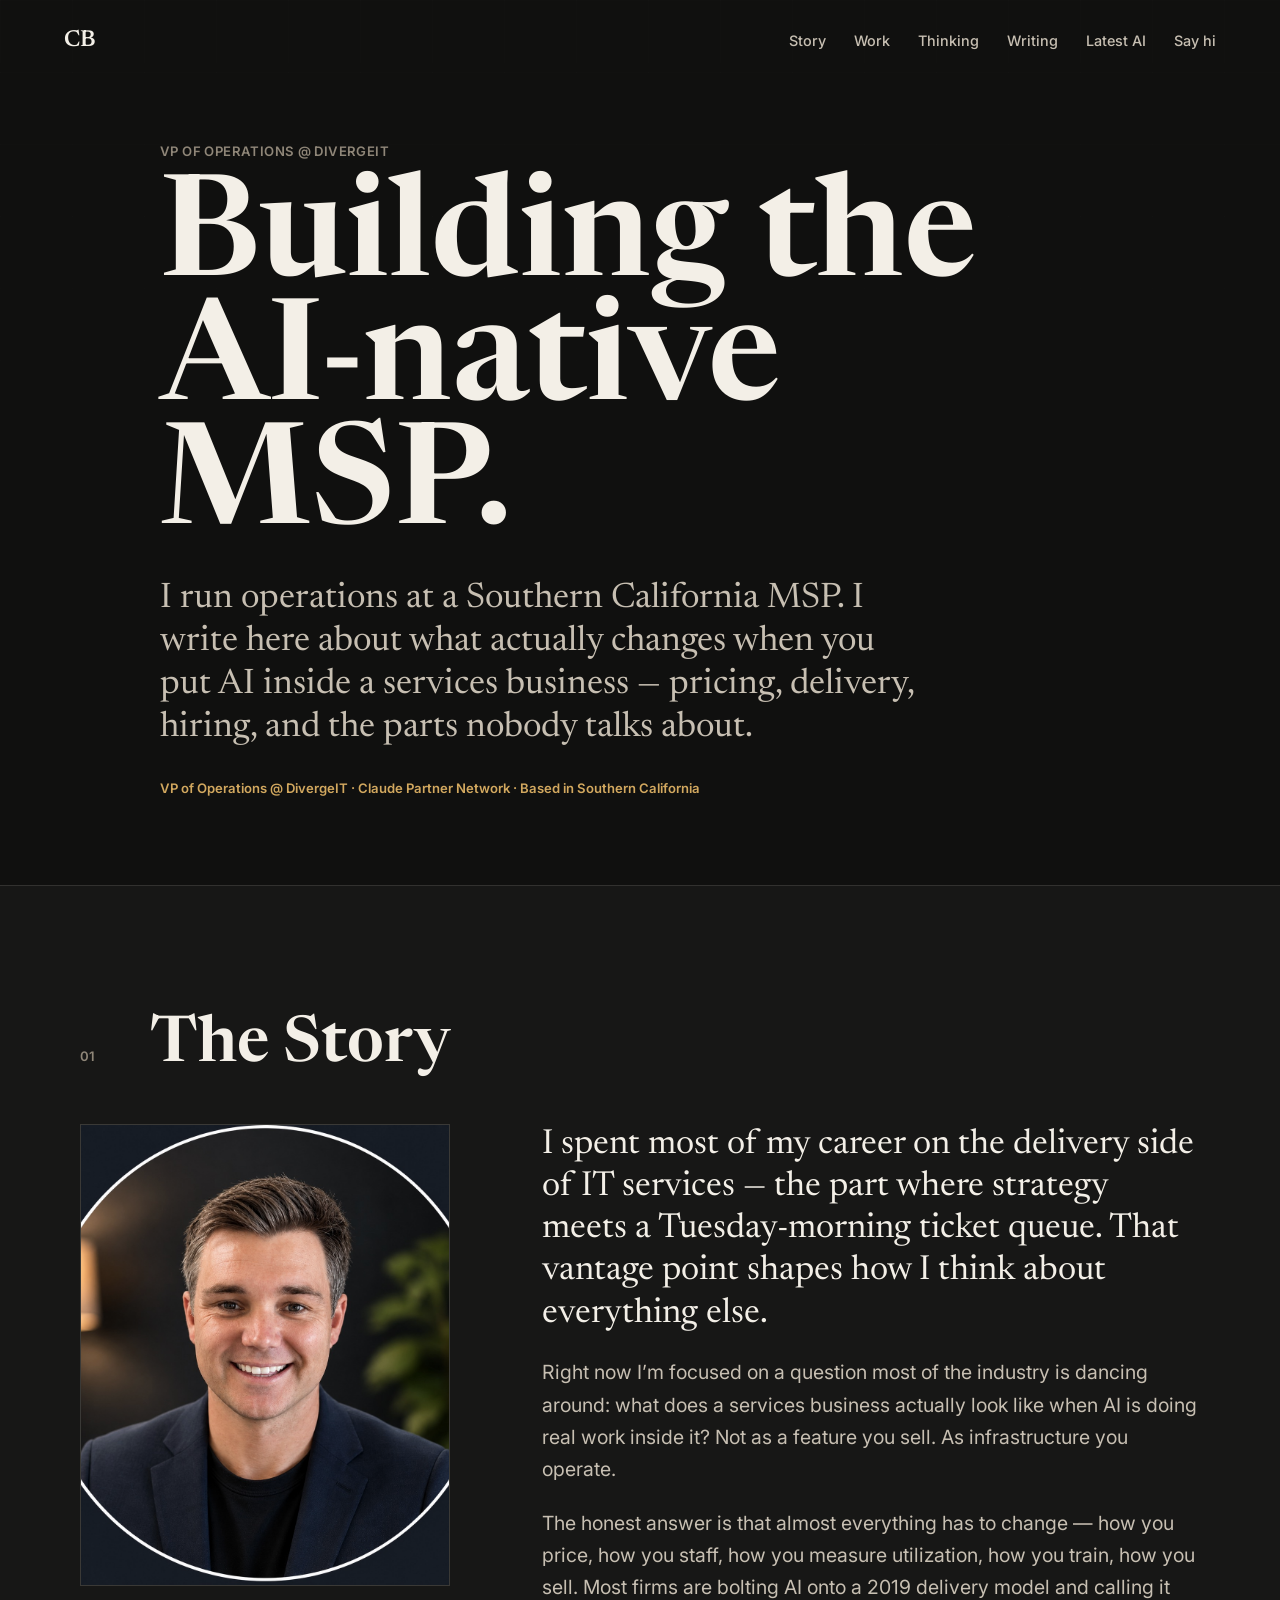
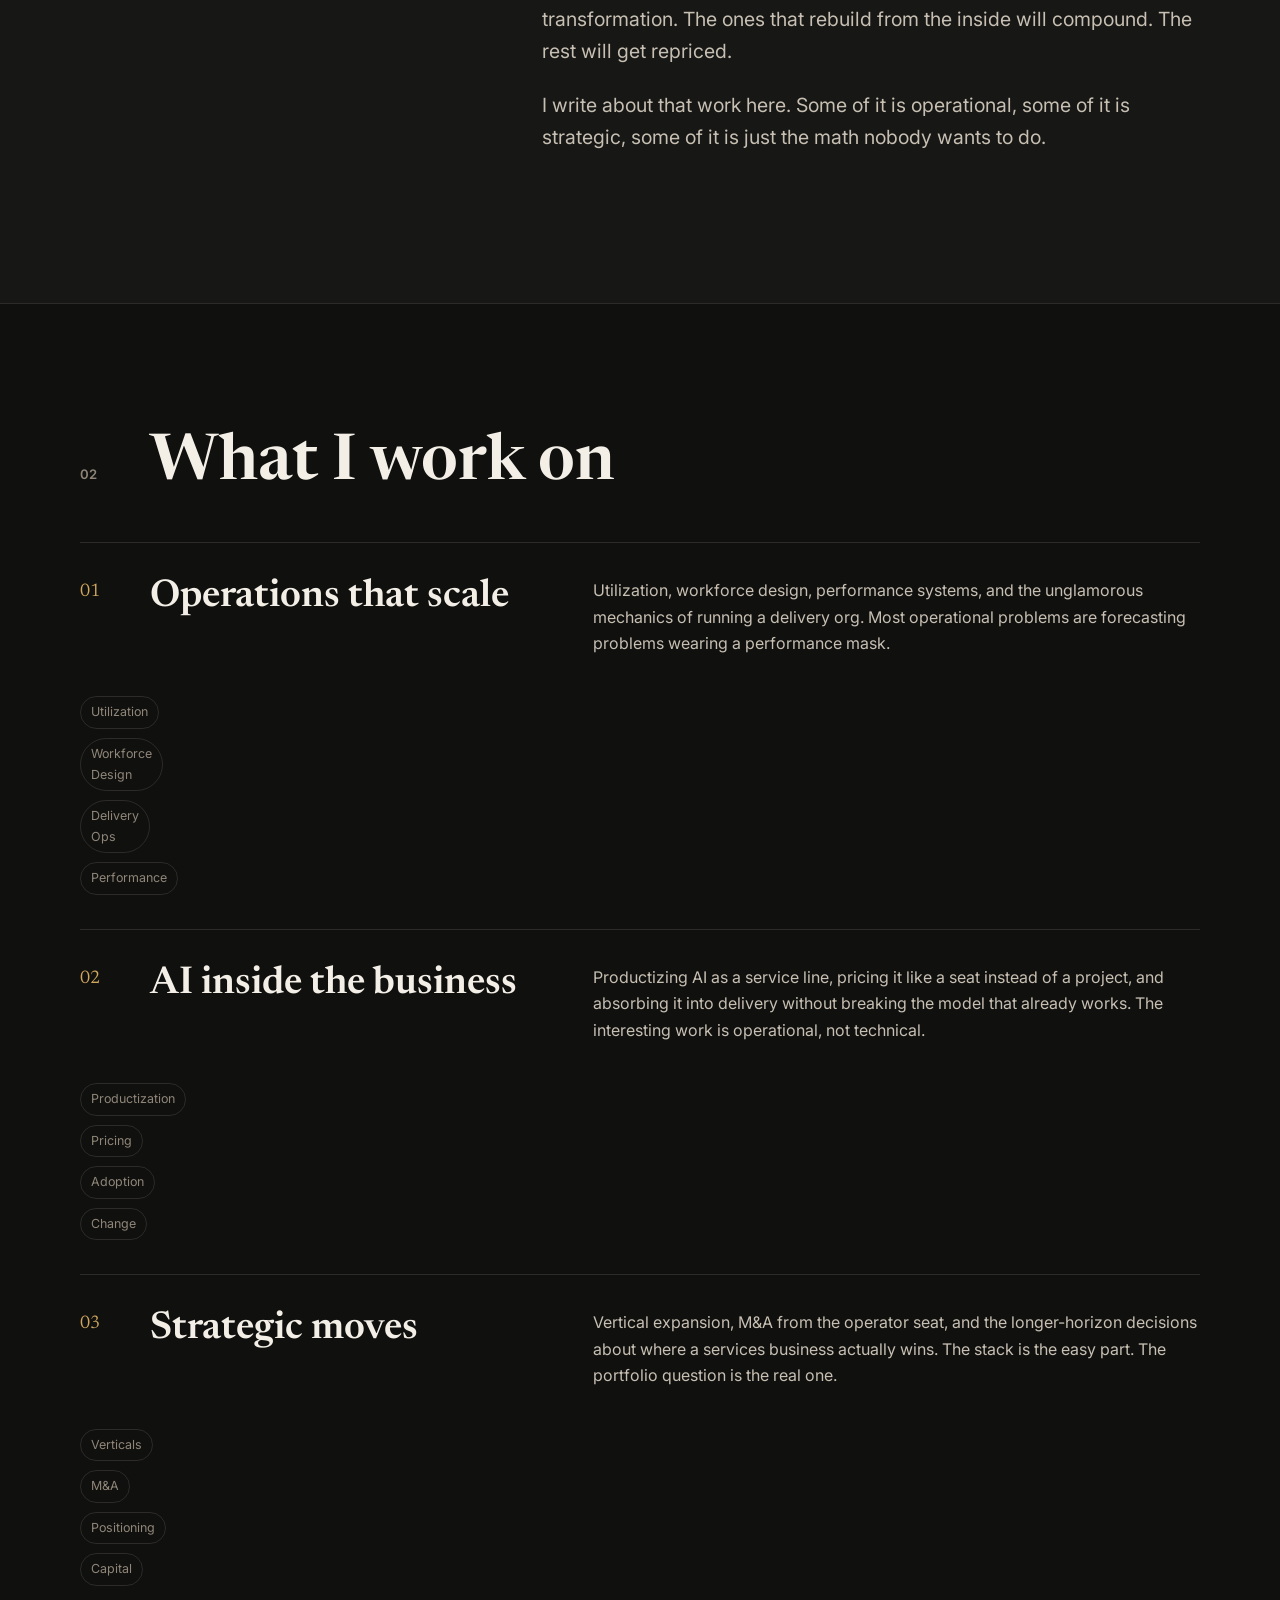
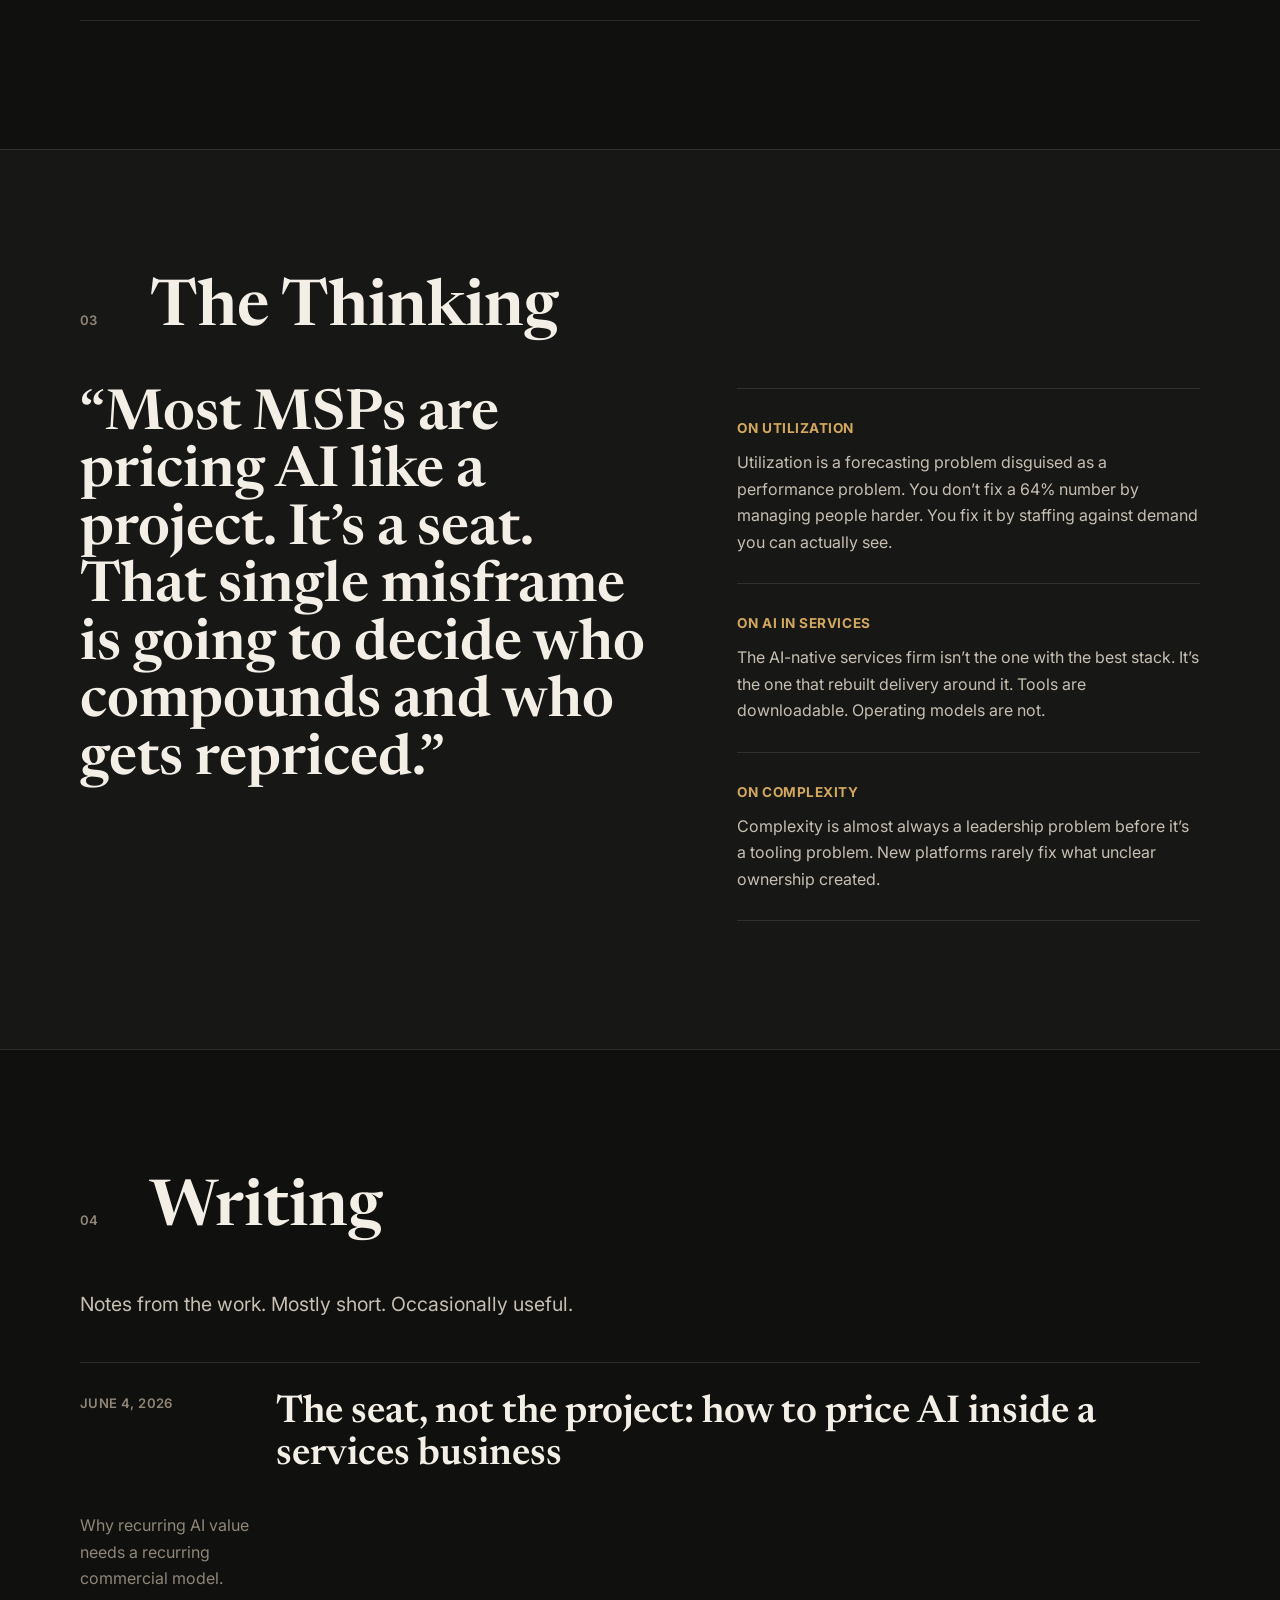
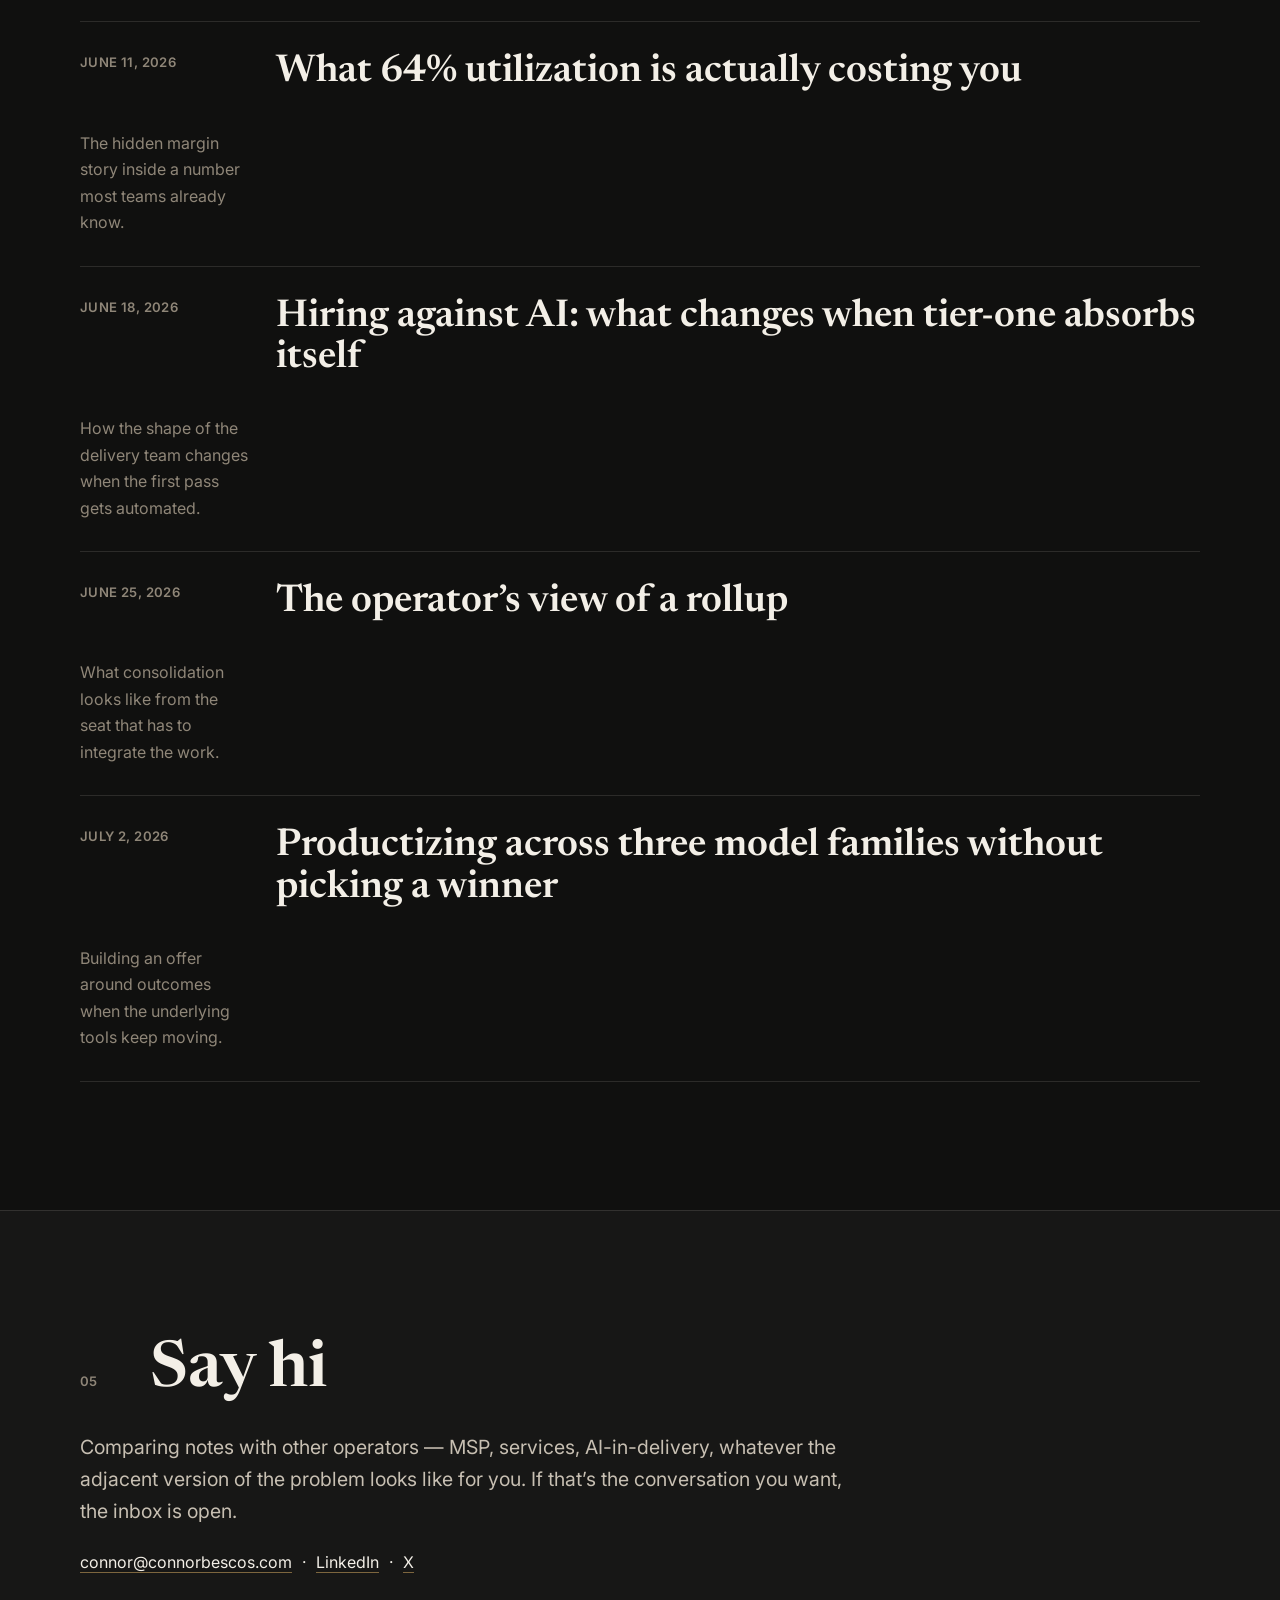
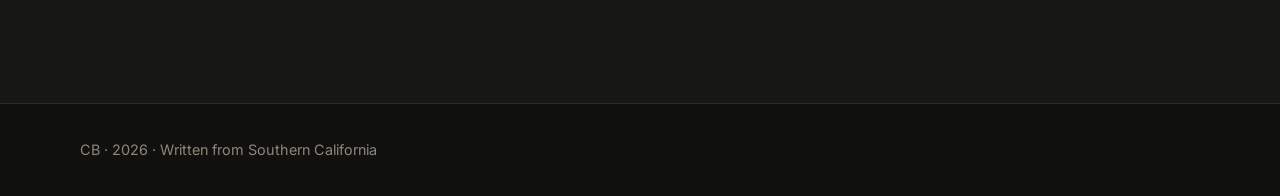
<file: index.html>
<!DOCTYPE html>
<html lang="en">
<head>
    <meta charset="UTF-8">
    <meta name="viewport" content="width=device-width, initial-scale=1.0">
    <title>Connor Bescos | Building the AI-native MSP</title>
    <meta name="description" content="Connor Bescos — VP of Operations at DivergeIT. Operator notes on running a services business in the age of AI.">
    <meta property="og:type" content="website">
    <meta property="og:title" content="Connor Bescos | Building the AI-native MSP">
    <meta property="og:description" content="Connor Bescos — VP of Operations at DivergeIT. Operator notes on running a services business in the age of AI.">
    <meta property="og:url" content="https://connorbescos.com/">
    <meta property="og:image" content="https://connorbescos.com/profile.jpg">
    <meta name="twitter:card" content="summary_large_image">
    <meta name="twitter:title" content="Connor Bescos | Building the AI-native MSP">
    <meta name="twitter:description" content="Connor Bescos — VP of Operations at DivergeIT. Operator notes on running a services business in the age of AI.">
    <meta name="twitter:image" content="https://connorbescos.com/profile.jpg">
    <link rel="icon" href="favicon.svg" type="image/svg+xml">
    <link rel="stylesheet" href="styles.css">
    <link rel="preconnect" href="https://fonts.googleapis.com">
    <link rel="preconnect" href="https://fonts.gstatic.com" crossorigin>
    <link href="https://fonts.googleapis.com/css2?family=Inter:wght@400;500;600&family=Newsreader:opsz,wght@6..72,500;6..72,600&display=swap" rel="stylesheet">
</head>
<body>
    <nav>
        <a href="#" class="logo" aria-label="Connor Bescos home">CB</a>
        <div class="nav-links">
            <a href="#story">Story</a>
            <a href="#work">Work</a>
            <a href="#thinking">Thinking</a>
            <a href="#writing">Writing</a>
            <a href="/latest/">Latest AI</a>
            <a href="#connect">Say hi</a>
        </div>
        <button class="mobile-menu" type="button" aria-label="Menu" aria-expanded="false">
            <span></span>
            <span></span>
        </button>
    </nav>

    <main>
        <section class="hero">
            <div class="hero-content">
                <p class="eyebrow">VP of Operations @ DivergeIT</p>
                <h1>Building the AI-native MSP.</h1>
                <p class="hero-sub">I run operations at a Southern California MSP. I write here about what actually changes when you put AI inside a services business — pricing, delivery, hiring, and the parts nobody talks about.</p>
                <p class="hero-meta">VP of Operations @ DivergeIT · Claude Partner Network · Based in Southern California</p>
            </div>
        </section>

        <section id="story" class="section story">
            <div class="container">
                <div class="section-header">
                    <span>01</span>
                    <h2>The Story</h2>
                </div>
                <div class="story-grid">
                    <figure class="story-image">
                        <img src="profile.jpg" alt="Connor Bescos">
                    </figure>
                    <div class="story-content">
                        <p>I spent most of my career on the delivery side of IT services — the part where strategy meets a Tuesday-morning ticket queue. That vantage point shapes how I think about everything else.</p>
                        <p>Right now I’m focused on a question most of the industry is dancing around: what does a services business actually look like when AI is doing real work inside it? Not as a feature you sell. As infrastructure you operate.</p>
                        <p>The honest answer is that almost everything has to change — how you price, how you staff, how you measure utilization, how you train, how you sell. Most firms are bolting AI onto a 2019 delivery model and calling it transformation. The ones that rebuild from the inside will compound. The rest will get repriced.</p>
                        <p>I write about that work here. Some of it is operational, some of it is strategic, some of it is just the math nobody wants to do.</p>
                    </div>
                </div>
            </div>
        </section>

        <section id="work" class="section work">
            <div class="container">
                <div class="section-header">
                    <span>02</span>
                    <h2>What I work on</h2>
                </div>
                <div class="work-grid">
                    <article class="work-item">
                        <span class="item-number">01</span>
                        <h3>Operations that scale</h3>
                        <p>Utilization, workforce design, performance systems, and the unglamorous mechanics of running a delivery org. Most operational problems are forecasting problems wearing a performance mask.</p>
                        <ul>
                            <li>Utilization</li>
                            <li>Workforce Design</li>
                            <li>Delivery Ops</li>
                            <li>Performance</li>
                        </ul>
                    </article>
                    <article class="work-item">
                        <span class="item-number">02</span>
                        <h3>AI inside the business</h3>
                        <p>Productizing AI as a service line, pricing it like a seat instead of a project, and absorbing it into delivery without breaking the model that already works. The interesting work is operational, not technical.</p>
                        <ul>
                            <li>Productization</li>
                            <li>Pricing</li>
                            <li>Adoption</li>
                            <li>Change</li>
                        </ul>
                    </article>
                    <article class="work-item">
                        <span class="item-number">03</span>
                        <h3>Strategic moves</h3>
                        <p>Vertical expansion, M&amp;A from the operator seat, and the longer-horizon decisions about where a services business actually wins. The stack is the easy part. The portfolio question is the real one.</p>
                        <ul>
                            <li>Verticals</li>
                            <li>M&amp;A</li>
                            <li>Positioning</li>
                            <li>Capital</li>
                        </ul>
                    </article>
                </div>
            </div>
        </section>

        <section id="thinking" class="section thinking">
            <div class="container">
                <div class="section-header">
                    <span>03</span>
                    <h2>The Thinking</h2>
                </div>
                <div class="thinking-grid">
                    <blockquote>
                        <p>“Most MSPs are pricing AI like a project. It’s a seat. That single misframe is going to decide who compounds and who gets repriced.”</p>
                    </blockquote>
                    <div class="principles">
                        <article>
                            <h3>On utilization</h3>
                            <p>Utilization is a forecasting problem disguised as a performance problem. You don’t fix a 64% number by managing people harder. You fix it by staffing against demand you can actually see.</p>
                        </article>
                        <article>
                            <h3>On AI in services</h3>
                            <p>The AI-native services firm isn’t the one with the best stack. It’s the one that rebuilt delivery around it. Tools are downloadable. Operating models are not.</p>
                        </article>
                        <article>
                            <h3>On complexity</h3>
                            <p>Complexity is almost always a leadership problem before it’s a tooling problem. New platforms rarely fix what unclear ownership created.</p>
                        </article>
                    </div>
                </div>
            </div>
        </section>

        <section id="writing" class="section writing">
            <div class="container">
                <div class="section-header">
                    <span>04</span>
                    <h2>Writing</h2>
                </div>
                <p class="section-intro">Notes from the work. Mostly short. Occasionally useful.</p>
                <div class="post-list">
                    <article>
                        <time datetime="2026-06-04">June 4, 2026</time>
                        <h3><a href="#">The seat, not the project: how to price AI inside a services business</a></h3>
                        <p>Why recurring AI value needs a recurring commercial model.</p>
                    </article>
                    <article>
                        <time datetime="2026-06-11">June 11, 2026</time>
                        <h3><a href="#">What 64% utilization is actually costing you</a></h3>
                        <p>The hidden margin story inside a number most teams already know.</p>
                    </article>
                    <article>
                        <time datetime="2026-06-18">June 18, 2026</time>
                        <h3><a href="#">Hiring against AI: what changes when tier-one absorbs itself</a></h3>
                        <p>How the shape of the delivery team changes when the first pass gets automated.</p>
                    </article>
                    <article>
                        <time datetime="2026-06-25">June 25, 2026</time>
                        <h3><a href="#">The operator’s view of a rollup</a></h3>
                        <p>What consolidation looks like from the seat that has to integrate the work.</p>
                    </article>
                    <article>
                        <time datetime="2026-07-02">July 2, 2026</time>
                        <h3><a href="#">Productizing across three model families without picking a winner</a></h3>
                        <p>Building an offer around outcomes when the underlying tools keep moving.</p>
                    </article>
                </div>
            </div>
        </section>

        <section id="connect" class="section connect">
            <div class="container">
                <div class="connect-content">
                    <div class="section-header">
                        <span>05</span>
                        <h2>Say hi</h2>
                    </div>
                    <p>Comparing notes with other operators — MSP, services, AI-in-delivery, whatever the adjacent version of the problem looks like for you. If that’s the conversation you want, the inbox is open.</p>
                    <div class="plain-links">
                        <a href="mailto:connor@connorbescos.com">connor@connorbescos.com</a>
                        <span aria-hidden="true">·</span>
                        <a href="https://www.linkedin.com/in/connor-bescos-29959b53/" target="_blank" rel="noopener noreferrer">LinkedIn</a>
                        <span aria-hidden="true">·</span>
                        <a href="https://twitter.com/connorbescos" target="_blank" rel="noopener noreferrer">X</a>
                    </div>
                </div>
            </div>
        </section>
    </main>

    <footer>
        <div class="container">
            <p>CB · 2026 · Written from Southern California</p>
        </div>
    </footer>

    <script>
        const mobileMenu = document.querySelector('.mobile-menu');
        const navLinks = document.querySelector('.nav-links');

        function closeMenu() {
            mobileMenu.classList.remove('active');
            navLinks.classList.remove('active');
            mobileMenu.setAttribute('aria-expanded', 'false');
        }

        mobileMenu.addEventListener('click', () => {
            const isOpen = mobileMenu.classList.toggle('active');
            navLinks.classList.toggle('active', isOpen);
            mobileMenu.setAttribute('aria-expanded', String(isOpen));
        });

        navLinks.querySelectorAll('a').forEach(link => {
            link.addEventListener('click', closeMenu);
        });

        window.addEventListener('scroll', () => {
            document.querySelector('nav').classList.toggle('scrolled', window.scrollY > 24);
        });
    </script>
</body>
</html>
</file>
<file: styles.css>
:root {
    --bg: #10100f;
    --bg-soft: #171716;
    --bg-muted: #20201e;
    --text: #f3efe7;
    --text-soft: #c7bfb2;
    --text-muted: #8f8678;
    --rule: rgba(243, 239, 231, 0.12);
    --rule-strong: rgba(243, 239, 231, 0.22);
    --accent: #d2a85f;
    --font-display: "Newsreader", Georgia, serif;
    --font-body: "Inter", -apple-system, BlinkMacSystemFont, "Segoe UI", sans-serif;
}

*,
*::before,
*::after {
    box-sizing: border-box;
}

html {
    scroll-behavior: smooth;
    font-size: 16px;
}

body {
    margin: 0;
    background: var(--bg);
    color: var(--text);
    font-family: var(--font-body);
    line-height: 1.65;
    -webkit-font-smoothing: antialiased;
    text-rendering: optimizeLegibility;
}

body::before {
    content: "";
    position: fixed;
    inset: 0;
    pointer-events: none;
    background:
        linear-gradient(rgba(255, 255, 255, 0.025) 1px, transparent 1px),
        linear-gradient(90deg, rgba(255, 255, 255, 0.02) 1px, transparent 1px);
    background-size: 72px 72px;
    mask-image: linear-gradient(to bottom, black, transparent 70%);
    opacity: 0.45;
}

a {
    color: inherit;
    text-decoration-color: rgba(210, 168, 95, 0.55);
    text-underline-offset: 0.22em;
    transition: color 180ms ease, text-decoration-color 180ms ease;
}

a:hover {
    color: var(--accent);
    text-decoration-color: var(--accent);
}

nav {
    position: fixed;
    top: 0;
    left: 0;
    right: 0;
    z-index: 10;
    display: flex;
    align-items: center;
    justify-content: space-between;
    padding: 22px clamp(20px, 5vw, 64px);
    transition: background 180ms ease, border-color 180ms ease;
}

nav.scrolled,
.nav-links.active {
    background: rgba(16, 16, 15, 0.92);
    border-bottom: 1px solid var(--rule);
    backdrop-filter: blur(18px);
}

.logo {
    font-family: var(--font-display);
    font-size: 1.45rem;
    font-weight: 600;
    text-decoration: none;
}

.nav-links {
    display: flex;
    align-items: center;
    gap: 28px;
}

.nav-links a {
    color: var(--text-soft);
    font-size: 0.9rem;
    font-weight: 500;
    text-decoration: none;
}

.nav-links a:hover {
    color: var(--text);
}

.mobile-menu {
    display: none;
    width: 44px;
    height: 44px;
    border: 1px solid var(--rule);
    border-radius: 8px;
    background: transparent;
    color: var(--text);
}

.mobile-menu span {
    display: block;
    width: 18px;
    height: 2px;
    margin: 5px auto;
    background: currentColor;
    transition: transform 180ms ease, opacity 180ms ease;
}

.mobile-menu.active span:first-child {
    transform: translateY(3.5px) rotate(45deg);
}

.mobile-menu.active span:last-child {
    transform: translateY(-3.5px) rotate(-45deg);
}

.container,
.hero-content {
    width: min(1120px, calc(100% - 40px));
    margin: 0 auto;
}

.hero {
    min-height: 92vh;
    display: flex;
    align-items: center;
    padding: 128px 0 72px;
}

.hero-content {
    max-width: 960px;
}

.eyebrow,
.hero-meta,
.section-header span,
time {
    color: var(--text-muted);
    font-size: 0.82rem;
    font-weight: 600;
    letter-spacing: 0.03em;
    text-transform: uppercase;
}

.hero h1 {
    max-width: 900px;
    margin: 18px 0 26px;
    font-family: var(--font-display);
    font-size: clamp(4.2rem, 11vw, 9.5rem);
    font-weight: 600;
    line-height: 0.88;
    letter-spacing: 0;
}

.hero-sub {
    max-width: 760px;
    margin: 0 0 28px;
    color: var(--text-soft);
    font-family: var(--font-display);
    font-size: clamp(1.45rem, 3vw, 2.2rem);
    line-height: 1.22;
}

.hero-meta {
    color: var(--accent);
    text-transform: none;
    letter-spacing: 0;
}

.section {
    position: relative;
    padding: clamp(72px, 10vw, 136px) 0;
    border-top: 1px solid var(--rule);
}

.section-header {
    display: grid;
    grid-template-columns: 52px 1fr;
    gap: 18px;
    align-items: baseline;
    margin-bottom: 46px;
}

.section-header h2 {
    margin: 0;
    font-family: var(--font-display);
    font-size: clamp(2.25rem, 5vw, 4.4rem);
    font-weight: 600;
    line-height: 1;
}

.story,
.thinking,
.connect {
    background: var(--bg-soft);
}

.story-grid {
    display: grid;
    grid-template-columns: minmax(240px, 0.72fr) 1.28fr;
    gap: clamp(36px, 8vw, 92px);
    align-items: start;
}

.story-image {
    margin: 0;
    border: 1px solid var(--rule);
    background: var(--bg-muted);
}

.story-image img {
    display: block;
    width: 100%;
    aspect-ratio: 4 / 5;
    object-fit: cover;
    filter: saturate(0.85) contrast(1.02);
}

.story-content {
    max-width: 780px;
}

.story-content p,
.section-intro,
.connect-content > p {
    margin: 0 0 1.35rem;
    color: var(--text-soft);
    font-size: clamp(1.05rem, 1.6vw, 1.22rem);
}

.story-content p:first-child {
    color: var(--text);
    font-family: var(--font-display);
    font-size: clamp(1.55rem, 2.7vw, 2.2rem);
    line-height: 1.22;
}

.work-grid {
    display: grid;
    gap: 0;
    border-top: 1px solid var(--rule);
}

.work-item {
    display: grid;
    grid-template-columns: 52px minmax(220px, 0.7fr) 1fr;
    gap: 18px;
    padding: 34px 0;
    border-bottom: 1px solid var(--rule);
}

.item-number {
    color: var(--accent);
    font-family: var(--font-display);
    font-size: 1.15rem;
}

.work-item h3,
.post-list h3 {
    margin: 0;
    font-family: var(--font-display);
    font-size: clamp(1.7rem, 3vw, 2.45rem);
    font-weight: 600;
    line-height: 1.08;
}

.work-item p {
    margin: 0 0 22px;
    color: var(--text-soft);
    font-size: 1rem;
}

.work-item ul {
    display: flex;
    flex-wrap: wrap;
    gap: 9px;
    margin: 0;
    padding: 0;
    list-style: none;
}

.work-item li {
    padding: 5px 10px;
    border: 1px solid var(--rule);
    border-radius: 999px;
    color: var(--text-muted);
    font-size: 0.78rem;
}

.thinking-grid {
    display: grid;
    grid-template-columns: 1.1fr 0.9fr;
    gap: clamp(36px, 8vw, 92px);
}

blockquote {
    margin: 0;
}

blockquote p {
    margin: 0;
    color: var(--text);
    font-family: var(--font-display);
    font-size: clamp(2rem, 4.4vw, 4.4rem);
    font-weight: 600;
    line-height: 1.02;
}

.principles {
    border-top: 1px solid var(--rule);
}

.principles article {
    padding: 28px 0;
    border-bottom: 1px solid var(--rule);
}

.principles h3 {
    margin: 0 0 10px;
    color: var(--accent);
    font-size: 0.85rem;
    letter-spacing: 0.04em;
    text-transform: uppercase;
}

.principles p {
    margin: 0;
    color: var(--text-soft);
}

.section-intro {
    max-width: 560px;
    margin-bottom: 42px;
}

.post-list {
    border-top: 1px solid var(--rule);
}

.post-list article {
    display: grid;
    grid-template-columns: 170px 1fr;
    gap: 26px;
    padding: 30px 0;
    border-bottom: 1px solid var(--rule);
}

.post-list h3 a {
    text-decoration: none;
}

.post-list p {
    max-width: 620px;
    margin: 10px 0 0;
    color: var(--text-muted);
}

.connect-content {
    max-width: 780px;
}

.connect .section-header {
    margin-bottom: 28px;
}

.plain-links {
    display: flex;
    flex-wrap: wrap;
    gap: 10px;
    color: var(--text);
    font-size: 1rem;
}

footer {
    padding: 34px 0;
    border-top: 1px solid var(--rule);
}

footer p {
    margin: 0;
    color: var(--text-muted);
    font-size: 0.9rem;
}

@media (max-width: 760px) {
    nav {
        padding: 16px 20px;
    }

    .mobile-menu {
        display: block;
    }

    .nav-links {
        position: fixed;
        inset: 77px 0 auto 0;
        display: none;
        flex-direction: column;
        align-items: flex-start;
        gap: 0;
        padding: 18px 20px 28px;
    }

    .nav-links.active {
        display: flex;
    }

    .nav-links a {
        width: 100%;
        padding: 14px 0;
        border-bottom: 1px solid var(--rule);
        font-size: 1.1rem;
    }

    .hero {
        min-height: auto;
        padding-top: 118px;
    }

    .hero h1 {
        font-size: clamp(3.5rem, 18vw, 5.4rem);
    }

    .section-header,
    .story-grid,
    .work-item,
    .thinking-grid,
    .post-list article {
        grid-template-columns: 1fr;
    }

    .section-header {
        gap: 8px;
        margin-bottom: 34px;
    }

    .story-image {
        max-width: 360px;
    }

    .work-item {
        gap: 10px;
    }

    .post-list article {
        gap: 8px;
    }
}

@media (prefers-reduced-motion: reduce) {
    *,
    *::before,
    *::after {
        scroll-behavior: auto !important;
        transition-duration: 0.01ms !important;
    }
}
</file>
